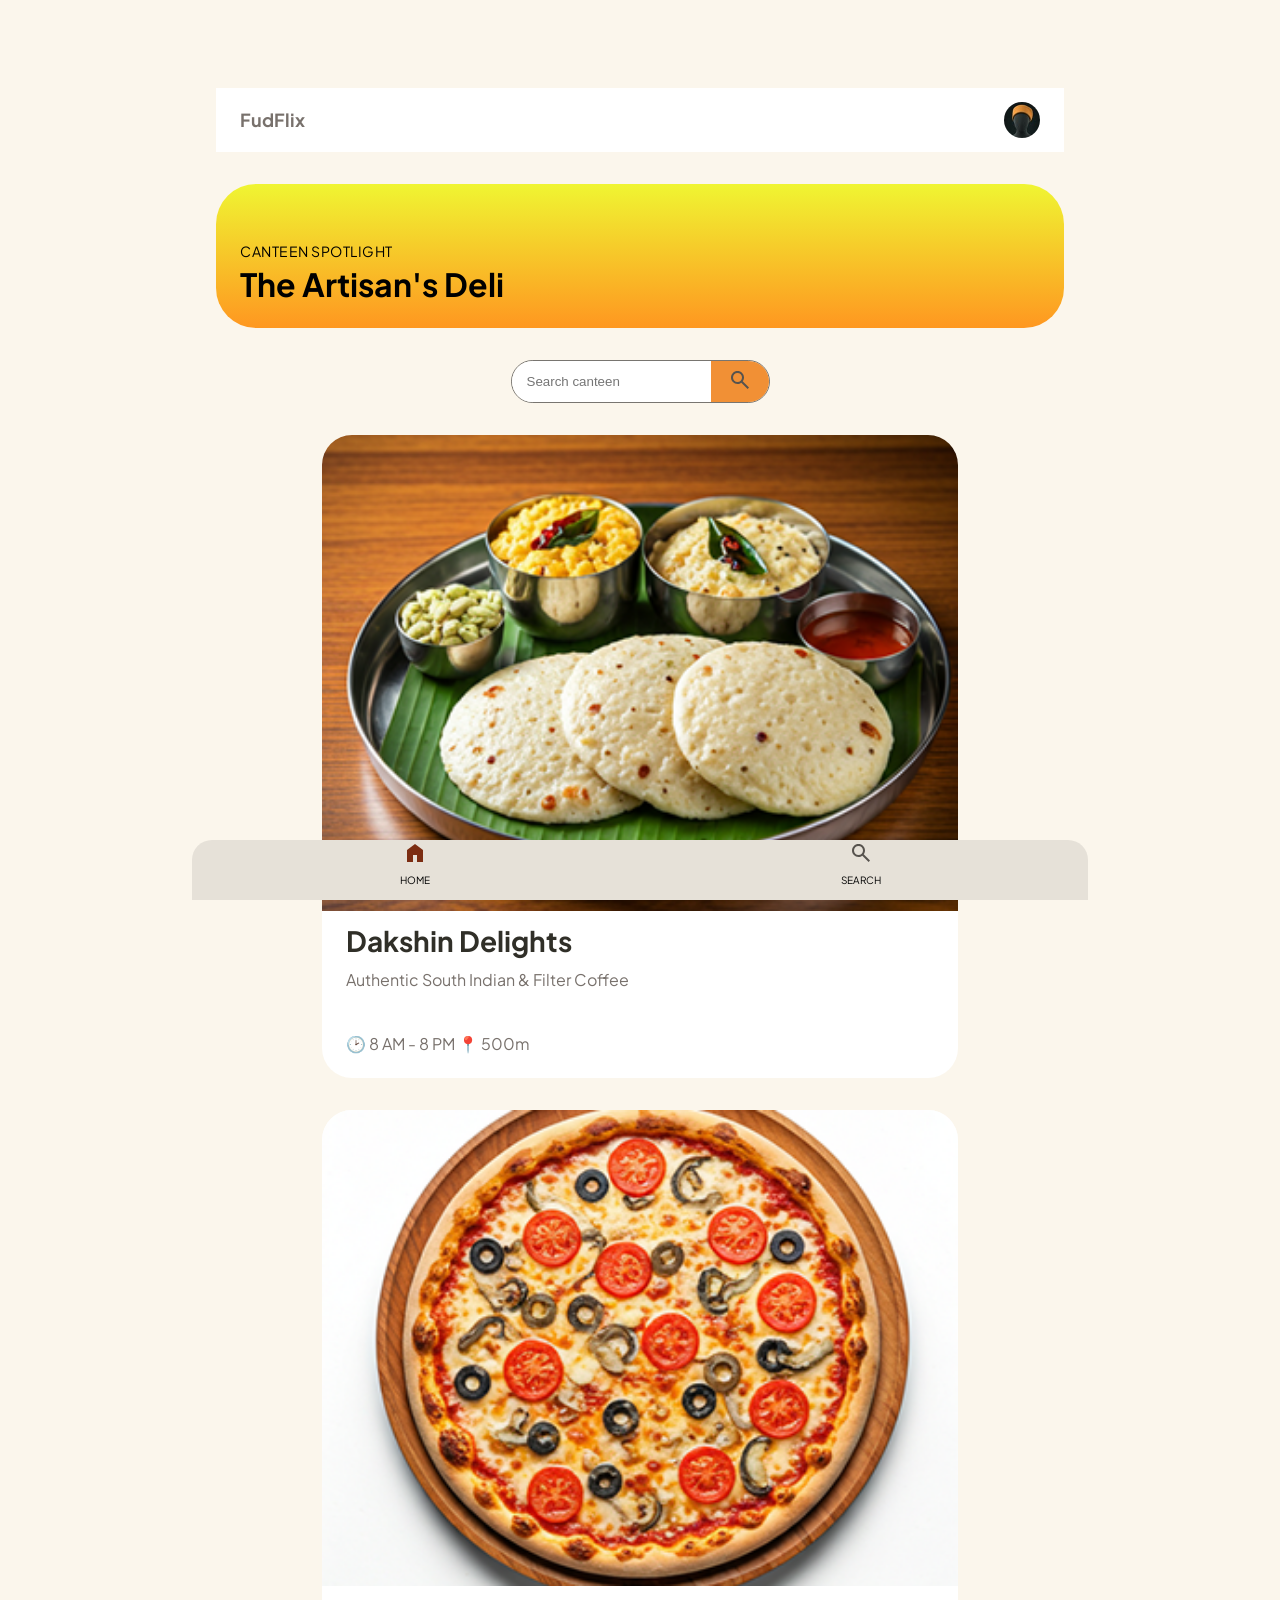
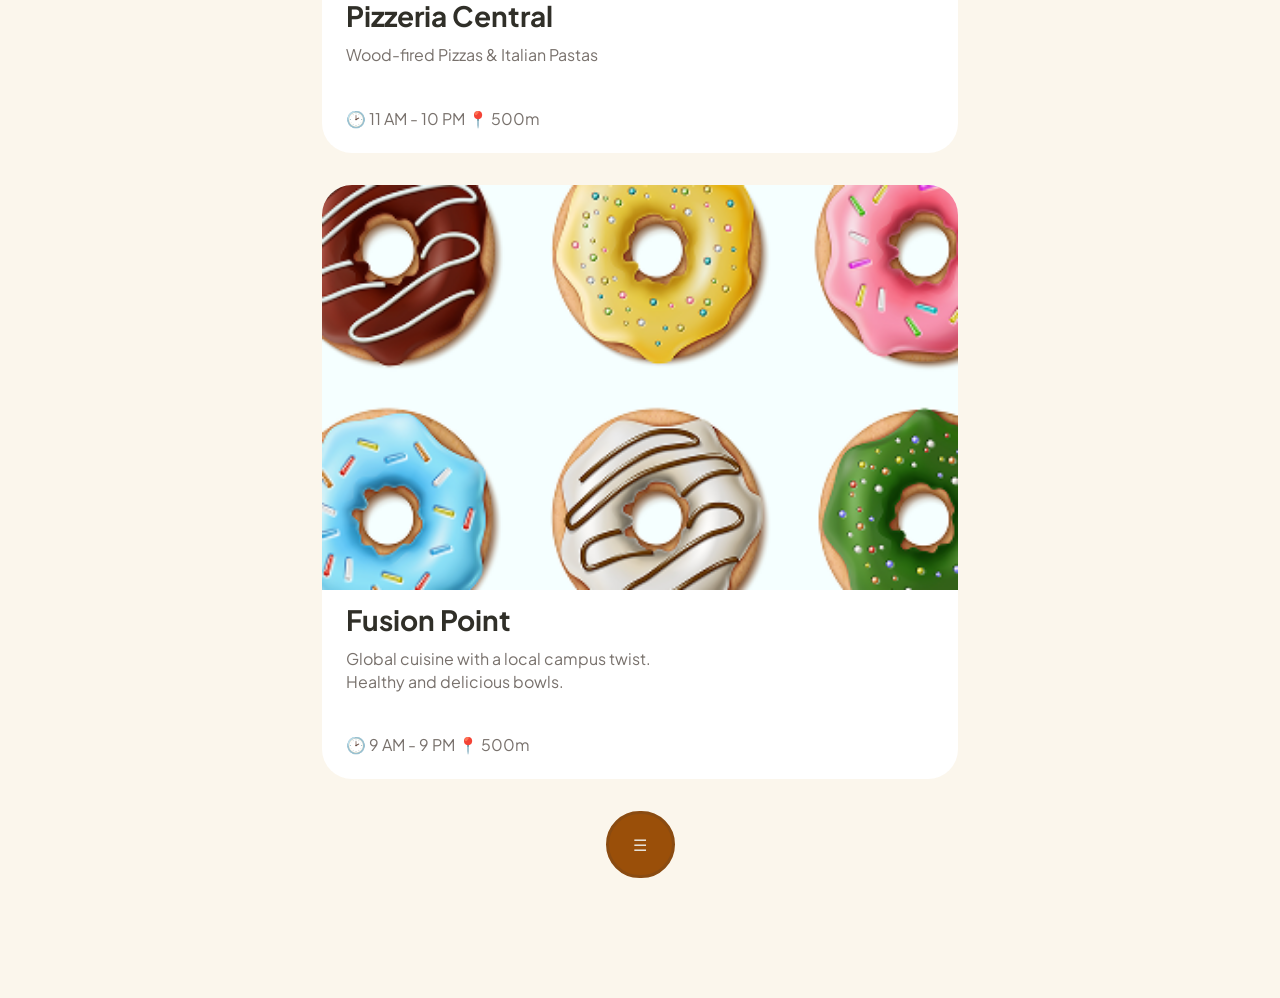
<file: index_home.html>
<!DOCTYPE html>
<html lang="en">
<head>
    <meta charset="UTF-8">
    <meta name="viewport" content="width=device-width, initial-scale=1.0">
    <title>Home Page</title>
    <link rel="stylesheet" href="style_home.css">
    <link rel="preconnect" href="https://fonts.googleapis.com">
<link rel="preconnect" href="https://fonts.gstatic.com" crossorigin>
<link href="https://fonts.googleapis.com/css2?family=Plus+Jakarta+Sans:ital,wght@0,200..800;1,200..800&display=swap" rel="stylesheet">
</head>
<body>
    <div class="container">
        <div class="header">
            <div class="logo">FudFlix</div>
            <img class="profile" src="./src/c5ff2dd74d0ed80cebf7bdc2bcfc6e335a4ce9fb.jpg" alt="">
        </div>
        <div class="hero">
            <div class="hero-contents">
                <p>CANTEEN SPOTLIGHT</p>
                <h1>The Artisan's Deli</h1>
            </div>
        </div>
        <div>
            <form action="" class="search-container">
                <input type="search" placeholder="Search canteen">
                <button type="submit"><img src="./src/Icon (2).svg" alt=""></button>
            </form>
        </div>
        <div class="card">
            <div class="card-img">
                <img src="./src/South Indian Food.png" alt="Pizza">
            </div>

            <div class="card-content">
                <h3>Dakshin Delights</h3>
                <p>Authentic South Indian & Filter Coffee</p><br>

                <div class="meta">
                    <span>&#128337 8 AM - 8 PM</span>
                    <span>&#128205 500m</span>
                </div>
            </div>
        </div>

        <div class="card">
            <div class="card-img">
                <img src="./src/Pizza.png" alt="dounut">
            </div>

            <div class="card-content">
                <h3>Pizzeria Central</h3>
                <p>Wood-fired Pizzas & Italian Pastas</p><br>

                <div class="meta">
                    <span>&#128337 11 AM - 10 PM</span>
                    <span>&#128205 500m</span>
                </div>
            </div>
        </div>

        <div class="card">
            <div class="card-img">
                <img src="./src/Fusion.png"">
            </div>

            <div class="card-content">
                <h3>Fusion Point</h3>
                <p>Global cuisine with a local campus
twist. <br> Healthy and delicious bowls.</p><br>

                <div class="meta">
                    <span>&#128337 9 AM - 9 PM</span>
                    <span>&#128205 500m</span>
                </div>
            </div>
        </div>

        <div class="bottom-nav">
            <div class="nav-item">
                <span><img src="./src/Icon (1).svg" alt=""></span>
                <p>HOME</p>
            </div>
            <div class="nav-item">
                <span><img src="./src/Icon (2).svg" alt=""></span>
                <p>SEARCH</p>
            </div>
        </div>

        <div class="floating-menu">	&#9776</div>
    </div>
</body>
</html>
</file>
<file: style_home.css>
* {
  box-sizing: border-box;
}

body{
    font-family: "Plus Jakarta Sans" , sans-serif;
    background: #FBF6EC;
}

.container{
    display: flex;
    width: 100%;
    margin: 0 auto;
    min-height: 100vh;
    height: auto;
    max-width: 896px;
    padding: 80px 24px 112px 24px;
    flex-direction: column;
    align-items: center;
    gap: 32px;
    flex-shrink: 0;
}

.header{
    display: flex;
    width: 100%;
    height: 64px;
    padding: 10px 24px;
    justify-content: space-between;
    align-items: center;
    top: 16px;
    background: rgb(255, 255, 255);
    backdrop-filter: blur(6px);
    z-index: 100;
}

.profile{
    width: 36px;
    height: 36px;
    border-radius: 50%;
}

.logo{
    color: #78716C;
    font-family: "Plus Jakarta Sans";
    font-size: 18px;
    font-style: normal;
    font-weight: 700;
    line-height: 28px; 
}

.hero{
    display: flex;
    width: 100%;
    min-height: 144px;
    height: auto;
    padding: 24px;
    flex-direction: column;
    justify-content: flex-end;
    align-items: flex-start; 
    background: linear-gradient(0deg, rgba(255, 137, 2, 0.871) 0%, rgba(238, 245, 26, 0.888) 100%);
    border-radius: 40px;
}

.hero h1{
    font-size: clamp(20px, 5vw, 32px);
    margin: 0;
}

.hero p{
    font-size: clamp(11px, 2.5vw, 14px);
    margin: 0 0 4px 0;
    letter-spacing: 0.5px;
}

.card {
    width: 75%;
    border-radius: 30px;
    overflow: hidden;
    background: white;
    
}

.card-img{
    position: relative;
}

.rating{
    position: absolute;
    top: 8px;
    right: 10px;
    background: rgb(255, 255, 255);
    padding: 6px 12px;
    border-radius: 999px;
    font-size: 14px;
    font-weight: 600;
}

.card-content {
    display: flex;
    flex-direction: column;
    padding: 12px 12px 24px 24px;
    gap: 10px;
}

.card-content h3 {
    color: #302F28;
    font-size: clamp(18px, 4vw, 28px);
    font-style: normal;
    font-weight: 700;
    line-height: 1.3; 
    margin: 0;
}

.card p{
    font-weight: 400;
    color: #78716C;
    margin: 0;
    line-height: 1.4;
}

.card-img img {
    width: 100%;
    height: auto;
    object-fit: cover;
    display: block;
}

.meta{
    font-weight: 400;
    color: #78716C;
}

.bottom-nav{
    position: fixed;
    bottom: 0;
    left: 50%;
    transform: translateX(-50%);
    width: 100%;
    max-width: 896px;
    max-height: 60px;
    height: auto;
    display: flex;
    justify-content: space-around;
    align-items: center;
    padding: 2px 2px;
    background: #e6e1d8;
    border-radius: 20px 20px 0 0;
}

.nav-item{
    display: flex;
    flex-direction: column;
    align-items: center;
    font-size: 10px;
    color: #000000;
    padding: 8px 12px;
}

.nav-item:hover {
    background: #f3c18b;
    color: #9a4f09;
    padding: 8px 12px;
    border-radius: 80px;
    transition: 300ms;
}

.floating-menu{
    padding: 20px 24.5px;
    border: solid #8A4B11;
    border-radius: 999px;
    background-color: #9a4f09;
    color: #e6e1d8;
}

.search-container {
    display: flex;
    max-width: 400px;
    width: auto;
    border: 1.5px solid #00000085;
    border-radius: 25px; 
    overflow: hidden;
}

input[type="search"] {
    flex: 1; 
    border: none;
    padding: 10px 15px;
    outline: none; 
}

.search-container button {
  background: #f19035;
  color: white;
  border: none;
  padding: 10px 20px;
  cursor: pointer;
}

.search-container button:hover {
  background-color: #98581d;
}
</file>
